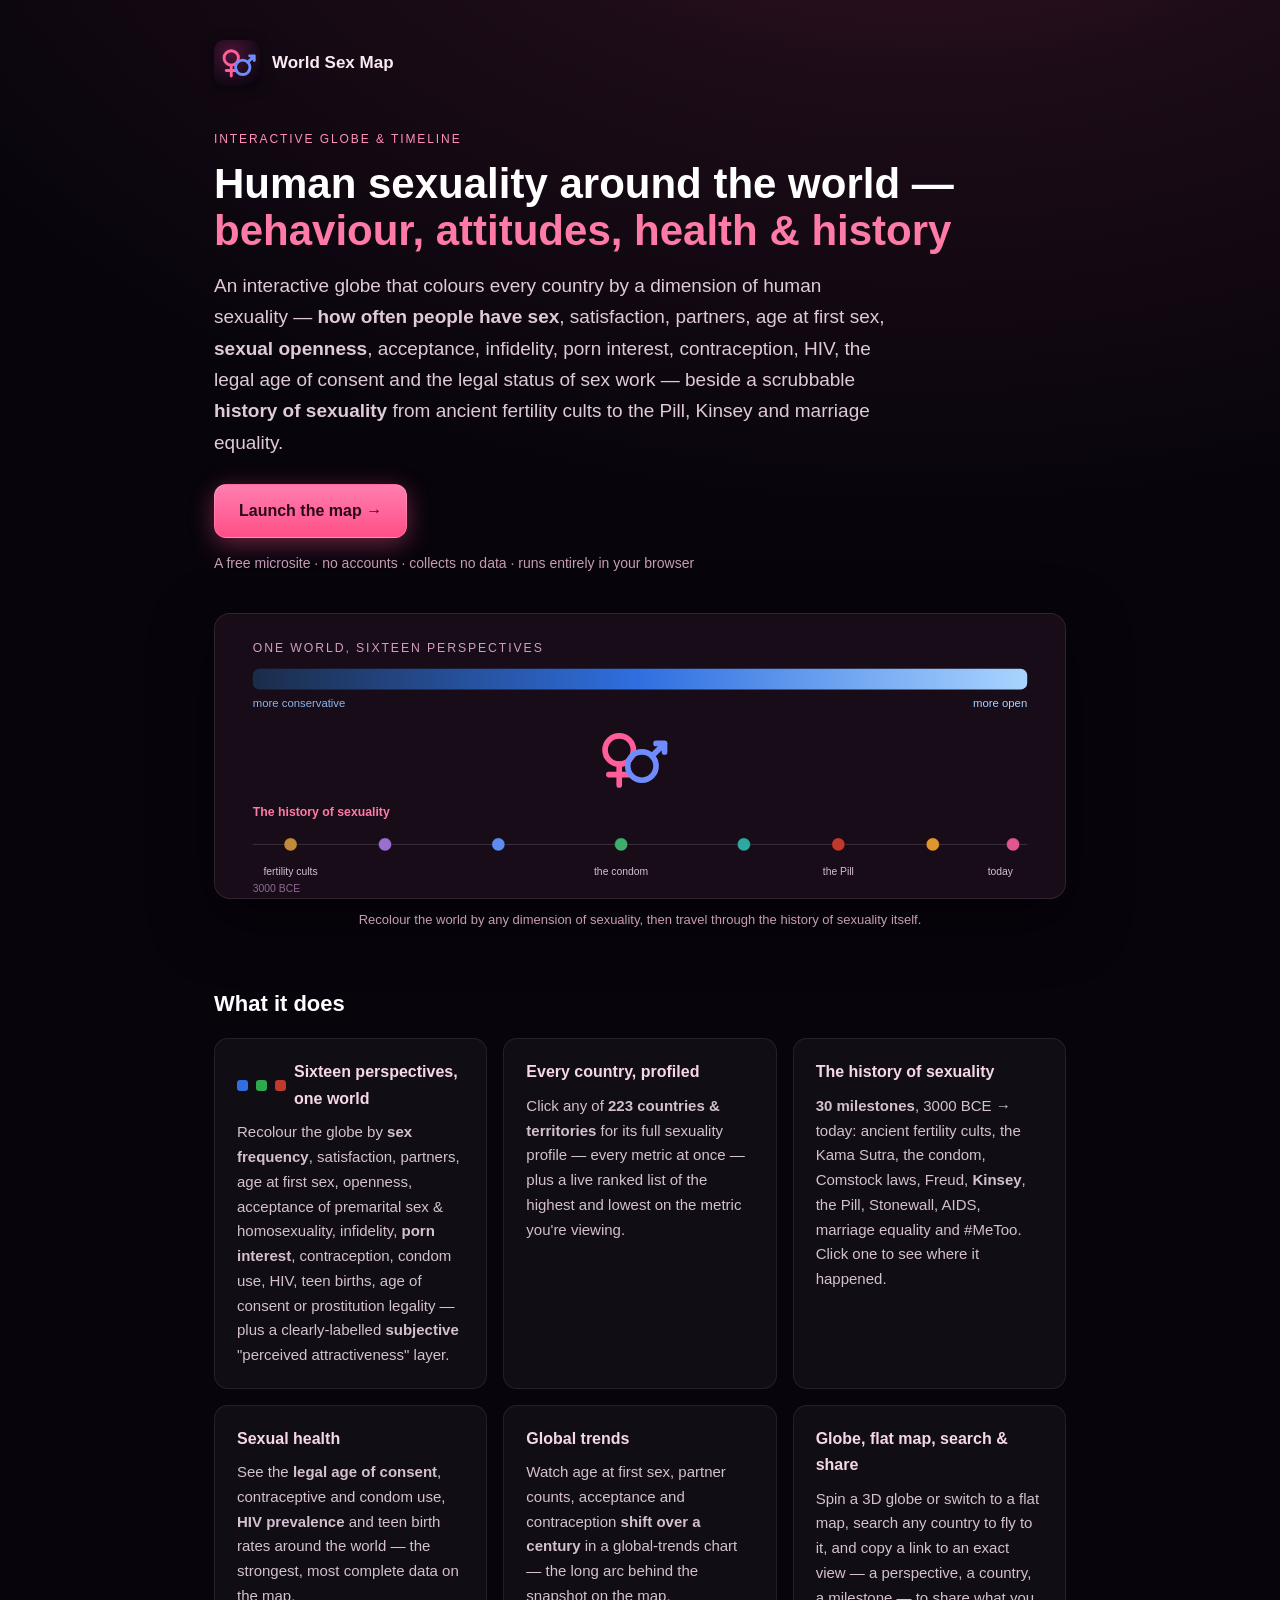
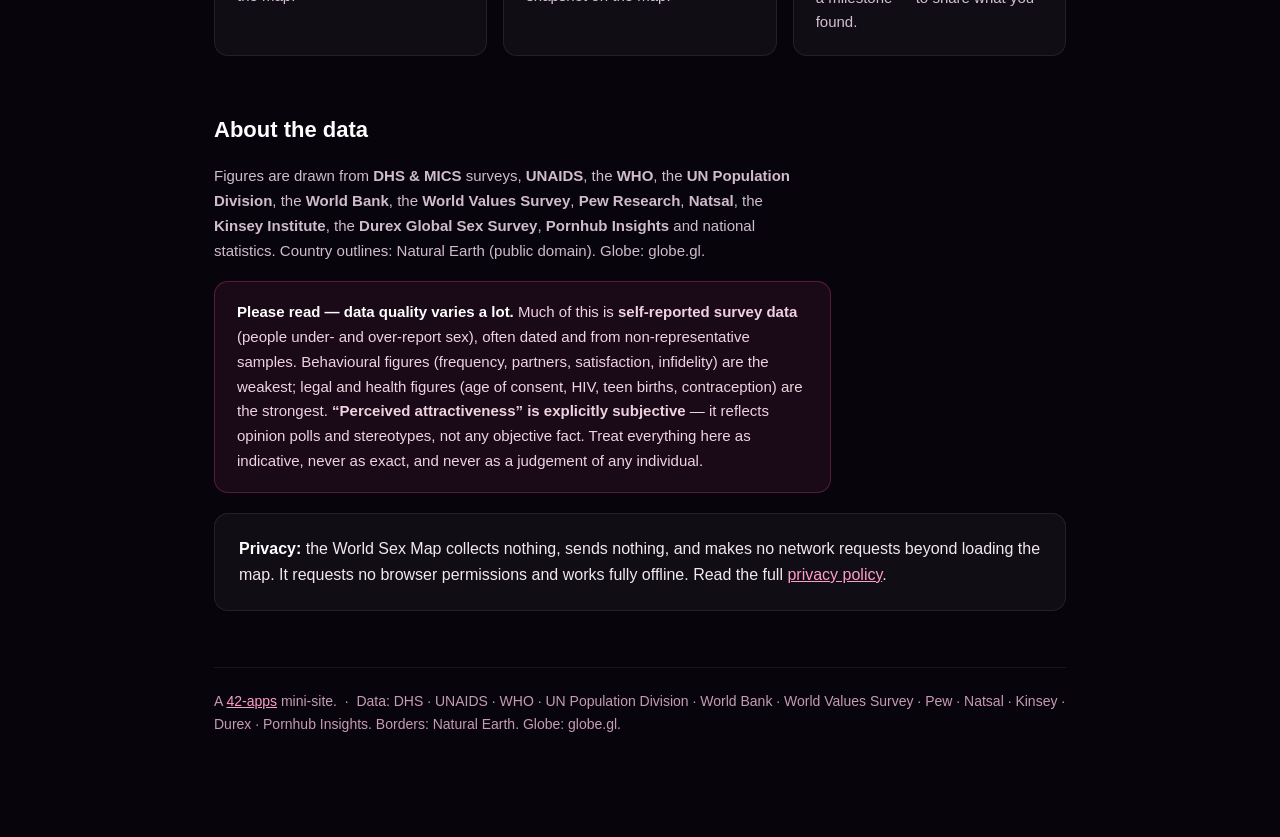
<file: index.html>
<!DOCTYPE html>
<html lang="en">
<head>
<meta charset="utf-8">
<meta name="viewport" content="width=device-width, initial-scale=1">
<title>World Sex Map — human sexuality around the world</title>
<meta name="description" content="An interactive globe that colours every country by a dimension of human sexuality — frequency, satisfaction, partners, openness, age of consent, HIV, porn interest and more — beside a scrubbable history of sexuality from ancient fertility cults to the Pill and marriage equality. Private, runs in your browser.">
<link rel="icon" href="assets/icon.png">
<meta property="og:title" content="World Sex Map">
<meta property="og:description" content="Human sexuality for every country on an interactive globe — plus the history of sexuality from antiquity to today.">
<meta property="og:type" content="website">
<style>
  :root { color-scheme: dark; }
  * { box-sizing: border-box; }
  body {
    margin: 0;
    font: 16px/1.65 -apple-system, BlinkMacSystemFont, "Segoe UI", Roboto, Helvetica, Arial, sans-serif;
    color: #f3e7ee;
    background: radial-gradient(1200px 820px at 72% -12%, #4a1230 0%, #1c0c18 46%, #07040c 100%);
    min-height: 100vh;
  }
  .wrap { max-width: 900px; margin: 0 auto; padding: 40px 24px 100px; }
  .top { display: flex; align-items: center; gap: 12px; margin: 0 0 44px; }
  .logo { width: 46px; height: 46px; filter: drop-shadow(0 2px 6px rgba(0,0,0,.5)); }
  .brandname { font-weight: 700; font-size: 17px; color: #fceaf2; }
  .eyebrow { letter-spacing: .16em; text-transform: uppercase; font-size: 12px; color: #ff8fbb; margin: 0 0 10px; }
  h1 { font-size: 42px; line-height: 1.12; margin: 0 0 16px; color: #fff; }
  h1 .gold { color: #ff7aa6; }
  .lede { font-size: 19px; color: #e0cad8; margin: 0 0 26px; max-width: 64ch; }
  a { color: #ff9ec6; }
  .ctas { display: flex; flex-wrap: wrap; gap: 12px; margin: 0 0 8px; align-items: center; }
  .cta {
    display: inline-flex; align-items: center; gap: 9px;
    background: linear-gradient(180deg, #ff7eb0, #ff4f87);
    color: #2a0a18; text-decoration: none; font-weight: 700;
    padding: 13px 24px; border-radius: 12px;
    border: 1px solid rgba(255,255,255,.16);
    box-shadow: 0 6px 24px rgba(255,79,135,.4);
  }
  .cta:hover { background: linear-gradient(180deg, #ff95c1, #ff6699); }
  .note { color: #c79bb4; font-size: 14px; margin: 14px 0 0; }
  .hero { width: 100%; border-radius: 16px; margin: 38px 0 8px; border: 1px solid rgba(255,255,255,.1); box-shadow: 0 20px 60px rgba(0,0,0,.5); display: block; background: #170c18; }
  .herocap { color: #c79bb4; font-size: 13px; text-align: center; margin: 10px 0 0; }
  h2 { font-size: 22px; margin: 56px 0 16px; color: #fff; }
  .grid { display: grid; grid-template-columns: repeat(auto-fit, minmax(250px, 1fr)); gap: 16px; }
  .card { background: rgba(255,255,255,.04); border: 1px solid rgba(255,255,255,.08); border-radius: 14px; padding: 20px 22px; }
  .card h3 { margin: 0 0 8px; font-size: 16px; color: #f6d7e6; display: flex; align-items: center; gap: 8px; }
  .card p { margin: 0; color: #d4c0d0; font-size: 15px; }
  .sw { width: 11px; height: 11px; border-radius: 3px; flex: none; }
  .data { color: #d0bccc; font-size: 15px; max-width: 72ch; }
  .caveat { margin-top: 18px; background: rgba(255,79,135,.08); border: 1px solid rgba(255,79,135,.28); border-radius: 14px; padding: 18px 22px; color: #f0d3e0; font-size: 15px; max-width: 74ch; }
  .caveat strong { color: #fff; }
  .privacy { margin-top: 20px; background: rgba(255,255,255,.04); border: 1px solid rgba(255,255,255,.08); border-radius: 14px; padding: 22px 24px; }
  .privacy strong { color: #fff; }
  footer { margin-top: 56px; padding-top: 22px; border-top: 1px solid rgba(255,255,255,.08); color: #c79bb4; font-size: 14px; }
  footer a { color: #ff9ec6; }
</style>
</head>
<body>
<div class="wrap">
  <header class="top">
    <img class="logo" src="assets/logo.svg" alt="">
    <span class="brandname">World Sex Map</span>
  </header>

  <p class="eyebrow">Interactive globe &amp; timeline</p>
  <h1>Human sexuality around the world — <span class="gold">behaviour, attitudes, health &amp; history</span></h1>
  <p class="lede">An interactive globe that colours every country by a dimension of human sexuality — <b>how often
  people have sex</b>, satisfaction, partners, age at first sex, <b>sexual openness</b>, acceptance, infidelity,
  porn interest, contraception, HIV, the legal age of consent and the legal status of sex work — beside a
  scrubbable <b>history of sexuality</b> from ancient fertility cults to the Pill, Kinsey and marriage equality.</p>

  <div class="ctas">
    <a class="cta" href="app/sex.html">Launch the map →</a>
  </div>
  <p class="note">A free microsite · no accounts · collects no data · runs entirely in your browser</p>

  <!-- hero: an openness ramp + Venus/Mars mark + history timeline -->
  <svg class="hero" viewBox="0 0 900 300" role="img" aria-label="A world coloured by sexual openness, above a timeline of the history of sexuality.">
    <rect width="900" height="300" rx="16" fill="#170c18"/>
    <text x="40" y="40" fill="#d09ec0" font-size="13" letter-spacing="2" style="text-transform:uppercase">One world, sixteen perspectives</text>
    <defs>
      <linearGradient id="ramp" x1="0" y1="0" x2="1" y2="0">
        <stop offset="0%" stop-color="#1b2c49"/><stop offset="50%" stop-color="#2f6fe0"/><stop offset="100%" stop-color="#a9d4ff"/>
      </linearGradient>
    </defs>
    <rect x="40" y="58" width="820" height="22" rx="7" fill="url(#ramp)"/>
    <text x="40" y="98" fill="#8fb4e8" font-size="12">more conservative</text>
    <text x="860" y="98" fill="#a9d4ff" font-size="12" text-anchor="end">more open</text>
    <!-- Venus / Mars mark -->
    <g transform="translate(430,150)" fill="none" stroke-width="6">
      <circle cx="-2" cy="-6" r="15" stroke="#ff5e9a"/>
      <path d="M-2 9 V31 M-13 20 H9" stroke="#ff5e9a" stroke-linecap="round"/>
      <circle cx="22" cy="11" r="15" stroke="#6f8cff"/>
      <path d="M33 0 L46 -13 M37 -13 H46 V-4" stroke="#6f8cff" stroke-linecap="round" stroke-linejoin="round"/>
    </g>
    <!-- history timeline -->
    <text x="40" y="214" fill="#ff7aa6" font-size="13" font-weight="600">The history of sexuality</text>
    <line x1="40" y1="244" x2="860" y2="244" stroke="rgba(255,255,255,.16)"/>
    <g stroke="rgba(8,6,16,.5)">
      <circle cx="80"  cy="244" r="7" fill="#c08a3a"/>
      <circle cx="180" cy="244" r="7" fill="#9b6fd0"/>
      <circle cx="300" cy="244" r="7" fill="#5e8bef"/>
      <circle cx="430" cy="244" r="7" fill="#3fae6a"/>
      <circle cx="560" cy="244" r="7" fill="#2fa8a0"/>
      <circle cx="660" cy="244" r="7" fill="#c0392b"/>
      <circle cx="760" cy="244" r="7" fill="#e0962f"/>
      <circle cx="845" cy="244" r="7" fill="#e0568f"/>
    </g>
    <text x="80"  y="276" fill="#d4c0d0" font-size="11" text-anchor="middle">fertility cults</text>
    <text x="430" y="276" fill="#d4c0d0" font-size="11" text-anchor="middle">the condom</text>
    <text x="660" y="276" fill="#d4c0d0" font-size="11" text-anchor="middle">the Pill</text>
    <text x="845" y="276" fill="#d4c0d0" font-size="11" text-anchor="end">today</text>
    <text x="40"  y="294" fill="#8c6b8f" font-size="11">3000 BCE</text>
  </svg>
  <p class="herocap">Recolour the world by any dimension of sexuality, then travel through the history of sexuality itself.</p>

  <h2>What it does</h2>
  <div class="grid">
    <div class="card"><h3><span class="sw" style="background:#2f6fe0"></span><span class="sw" style="background:#2fa84f"></span><span class="sw" style="background:#c0392b"></span>Sixteen perspectives, one world</h3><p>Recolour the globe by <b>sex frequency</b>, satisfaction, partners, age at first sex, openness, acceptance of premarital sex &amp; homosexuality, infidelity, <b>porn interest</b>, contraception, condom use, HIV, teen births, age of consent or prostitution legality — plus a clearly-labelled <b>subjective</b> "perceived attractiveness" layer.</p></div>
    <div class="card"><h3>Every country, profiled</h3><p>Click any of <b>223 countries &amp; territories</b> for its full sexuality profile — every metric at once — plus a live ranked list of the highest and lowest on the metric you're viewing.</p></div>
    <div class="card"><h3>The history of sexuality</h3><p><b>30 milestones</b>, 3000 BCE → today: ancient fertility cults, the Kama Sutra, the condom, Comstock laws, Freud, <b>Kinsey</b>, the Pill, Stonewall, AIDS, marriage equality and #MeToo. Click one to see where it happened.</p></div>
    <div class="card"><h3>Sexual health</h3><p>See the <b>legal age of consent</b>, contraceptive and condom use, <b>HIV prevalence</b> and teen birth rates around the world — the strongest, most complete data on the map.</p></div>
    <div class="card"><h3>Global trends</h3><p>Watch age at first sex, partner counts, acceptance and contraception <b>shift over a century</b> in a global-trends chart — the long arc behind the snapshot on the map.</p></div>
    <div class="card"><h3>Globe, flat map, search &amp; share</h3><p>Spin a 3D globe or switch to a flat map, search any country to fly to it, and copy a link to an exact view — a perspective, a country, a milestone — to share what you found.</p></div>
  </div>

  <h2>About the data</h2>
  <p class="data">Figures are drawn from <b>DHS &amp; MICS</b> surveys, <b>UNAIDS</b>, the <b>WHO</b>, the
  <b>UN Population Division</b>, the <b>World Bank</b>, the <b>World Values Survey</b>, <b>Pew Research</b>,
  <b>Natsal</b>, the <b>Kinsey Institute</b>, the <b>Durex Global Sex Survey</b>, <b>Pornhub Insights</b> and
  national statistics. Country outlines: Natural Earth (public domain). Globe: globe.gl.</p>

  <div class="caveat">
    <strong>Please read — data quality varies a lot.</strong> Much of this is <b>self-reported survey data</b>
    (people under- and over-report sex), often dated and from non-representative samples. Behavioural figures
    (frequency, partners, satisfaction, infidelity) are the weakest; legal and health figures (age of consent,
    HIV, teen births, contraception) are the strongest. <b>“Perceived attractiveness” is explicitly subjective</b>
    — it reflects opinion polls and stereotypes, not any objective fact. Treat everything here as indicative,
    never as exact, and never as a judgement of any individual.
  </div>

  <div class="privacy">
    <strong>Privacy:</strong> the World Sex Map collects nothing, sends nothing, and makes no network requests
    beyond loading the map. It requests no browser permissions and works fully offline. Read the full
    <a href="privacy.html">privacy policy</a>.
  </div>

  <footer>
    A <a href="https://42-apps.github.io/">42-apps</a> mini-site. &nbsp;·&nbsp; Data: DHS · UNAIDS · WHO ·
    UN Population Division · World Bank · World Values Survey · Pew · Natsal · Kinsey · Durex · Pornhub Insights.
    Borders: Natural Earth. Globe: globe.gl.
  </footer>
</div>
</body>
</html>
</file>
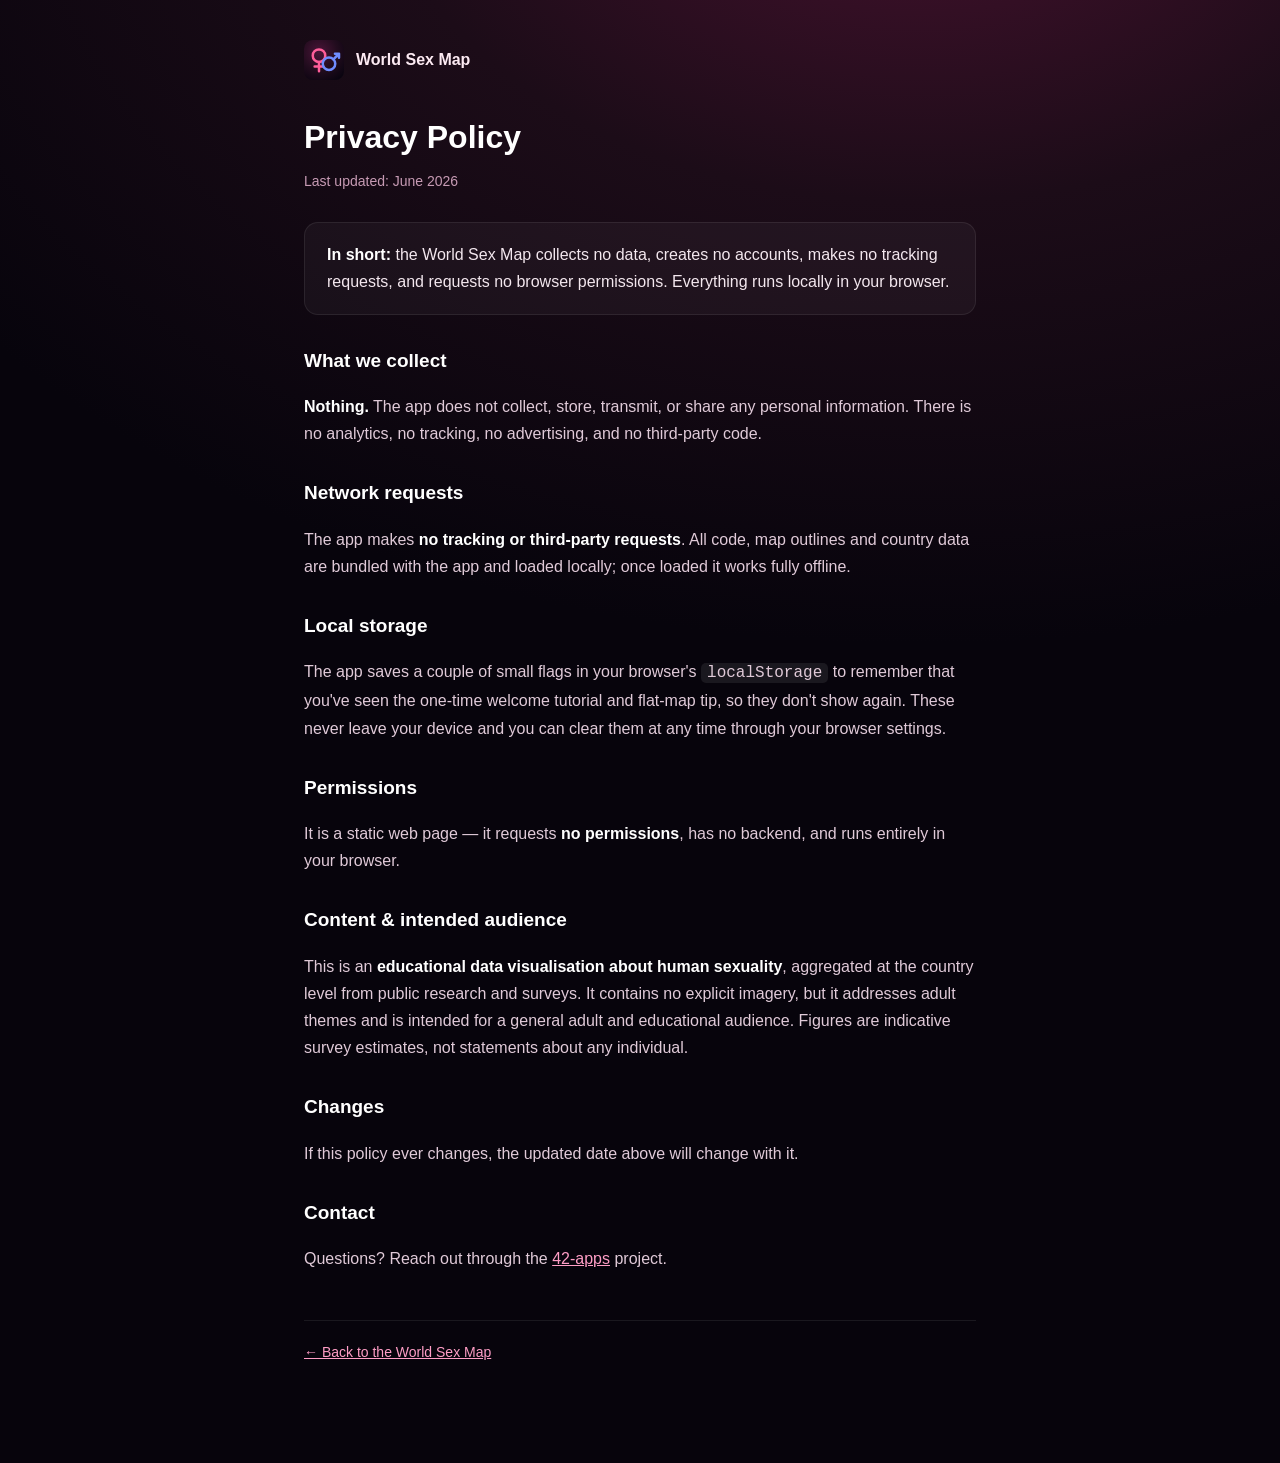
<file: privacy.html>
<!DOCTYPE html>
<html lang="en">
<head>
<meta charset="utf-8">
<meta name="viewport" content="width=device-width, initial-scale=1">
<title>Privacy Policy — World Sex Map</title>
<link rel="icon" href="assets/icon.png">
<style>
  :root { color-scheme: dark; }
  * { box-sizing: border-box; }
  body { margin: 0; font: 16px/1.7 -apple-system, BlinkMacSystemFont, "Segoe UI", Roboto, Helvetica, Arial, sans-serif;
    color: #f3e7ee; background: radial-gradient(1200px 820px at 72% -12%, #4a1230 0%, #1c0c18 46%, #07040c 100%); min-height: 100vh; }
  .wrap { max-width: 720px; margin: 0 auto; padding: 40px 24px 100px; }
  .top { display: flex; align-items: center; gap: 12px; margin: 0 0 30px; }
  .logo { width: 40px; height: 40px; }
  .brandname { font-weight: 700; font-size: 16px; color: #fceaf2; }
  h1 { font-size: 32px; margin: 0 0 6px; color: #fff; }
  .updated { color: #c79bb4; font-size: 14px; margin: 0 0 28px; }
  h2 { font-size: 19px; margin: 30px 0 10px; color: #fff; }
  p, li { color: #e0cad8; }
  a { color: #ff9ec6; }
  strong { color: #fff; }
  code { background: rgba(255,255,255,.08); padding: 1px 6px; border-radius: 5px; }
  .box { background: rgba(255,255,255,.04); border: 1px solid rgba(255,255,255,.08); border-radius: 14px; padding: 18px 22px; margin: 18px 0; }
  footer { margin-top: 48px; padding-top: 20px; border-top: 1px solid rgba(255,255,255,.08); color: #c79bb4; font-size: 14px; }
  footer a { color: #ff9ec6; }
</style>
</head>
<body>
<div class="wrap">
  <header class="top">
    <img class="logo" src="assets/logo.svg" alt="">
    <span class="brandname">World Sex Map</span>
  </header>

  <h1>Privacy Policy</h1>
  <p class="updated">Last updated: June 2026</p>

  <div class="box">
    <strong>In short:</strong> the World Sex Map collects no data, creates no accounts, makes no tracking requests, and
    requests no browser permissions. Everything runs locally in your browser.
  </div>

  <h2>What we collect</h2>
  <p><strong>Nothing.</strong> The app does not collect, store, transmit, or share any personal information.
  There is no analytics, no tracking, no advertising, and no third-party code.</p>

  <h2>Network requests</h2>
  <p>The app makes <strong>no tracking or third-party requests</strong>. All code, map outlines and country data are
  bundled with the app and loaded locally; once loaded it works fully offline.</p>

  <h2>Local storage</h2>
  <p>The app saves a couple of small flags in your browser's <code>localStorage</code> to remember that you've seen
  the one-time welcome tutorial and flat-map tip, so they don't show again. These never leave your device and you
  can clear them at any time through your browser settings.</p>

  <h2>Permissions</h2>
  <p>It is a static web page — it requests <strong>no permissions</strong>, has no backend, and runs entirely in
  your browser.</p>

  <h2>Content &amp; intended audience</h2>
  <p>This is an <strong>educational data visualisation about human sexuality</strong>, aggregated at the country level
  from public research and surveys. It contains no explicit imagery, but it addresses adult themes and is intended
  for a general adult and educational audience. Figures are indicative survey estimates, not statements about any
  individual.</p>

  <h2>Changes</h2>
  <p>If this policy ever changes, the updated date above will change with it.</p>

  <h2>Contact</h2>
  <p>Questions? Reach out through the <a href="https://github.com/42-apps">42-apps</a> project.</p>

  <footer>
    <a href="index.html">← Back to the World Sex Map</a>
  </footer>
</div>
</body>
</html>
</file>
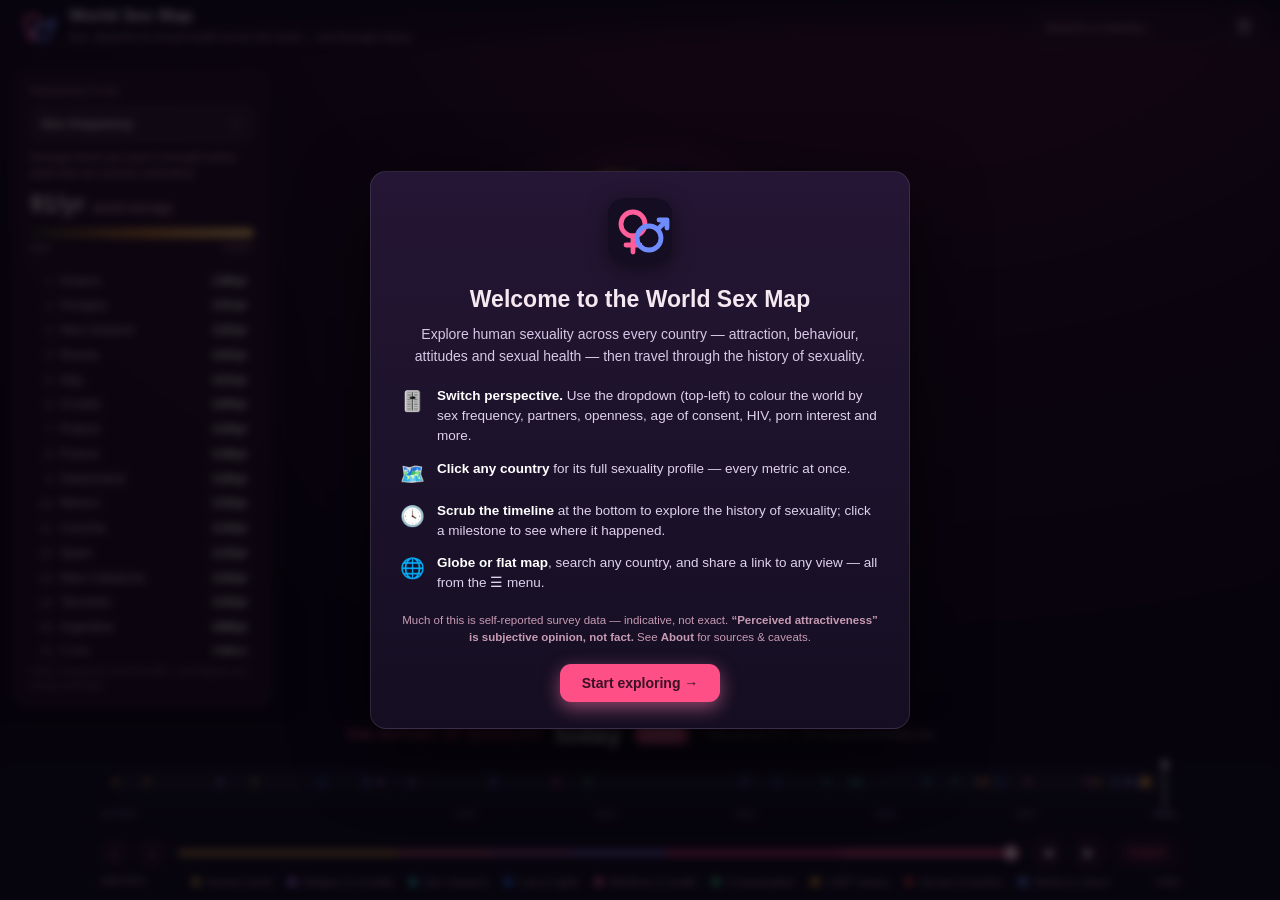
<file: app/sex.html>
<!DOCTYPE html>
<html lang="en">
<head>
<meta charset="utf-8">
<meta name="viewport" content="width=device-width, initial-scale=1">
<title>World Sex Map — human sexuality around the world</title>
<link rel="stylesheet" href="sex.css?v=1">
</head>
<body>
  <!-- ===== Header ===== -->
  <header id="topbar">
    <div class="brand">
      <svg class="logo" viewBox="0 0 32 32" aria-hidden="true">
        <circle cx="12.5" cy="13" r="6" fill="none" stroke="#ff5e9a" stroke-width="2.4"/>
        <path d="M12.5 19 V27 M9 23.5 H16" fill="none" stroke="#ff5e9a" stroke-width="2.4" stroke-linecap="round"/>
        <circle cx="20.5" cy="20" r="6" fill="none" stroke="#6f8cff" stroke-width="2.4"/>
        <path d="M24.7 15.8 L29.5 11 M25.5 11 H29.5 V15" fill="none" stroke="#6f8cff" stroke-width="2.4" stroke-linecap="round" stroke-linejoin="round"/>
      </svg>
      <div class="brand-txt">
        <span class="brand-name">World Sex Map</span>
        <span class="brand-sub">Sex, attraction &amp; sexual health across the world — and through history</span>
      </div>
    </div>
    <div class="tools">
      <div id="searchWrap">
        <input id="search" type="text" placeholder="Search a country…" autocomplete="off" spellcheck="false" aria-label="Search a country">
        <div id="searchResults" class="hidden"></div>
      </div>
      <button id="menuBtn" title="Menu" aria-label="Menu">☰</button>
      <div id="menu" class="hidden">
        <button class="mi" id="miView"><span class="mi-ic">🗺</span><span class="mi-tx">Flat map</span></button>
        <button class="mi" id="miShare"><span class="mi-ic">🔗</span><span class="mi-tx">Share this view</span></button>
        <div class="mi-sep"></div>
        <button class="mi mi-globe" id="miSpin"><span class="mi-ic">⟳</span><span class="mi-tx">Auto-rotate</span><span class="mi-state">On</span></button>
        <button class="mi" id="miReset"><span class="mi-ic">⤢</span><span class="mi-tx">Reset view</span></button>
        <button class="mi" id="miFull"><span class="mi-ic">⛶</span><span class="mi-tx">Fullscreen</span></button>
        <div class="mi-sep"></div>
        <button class="mi" id="miTrend"><span class="mi-ic">📈</span><span class="mi-tx">Global trends over time</span></button>
        <button class="mi" id="miHelp"><span class="mi-ic">?</span><span class="mi-tx">How to use</span></button>
        <button class="mi" id="miAbout"><span class="mi-ic">ℹ</span><span class="mi-tx">About &amp; sources</span></button>
      </div>
    </div>
  </header>

  <!-- ===== Map ===== -->
  <div id="globeViz"></div>
  <svg id="flatViz" class="hidden" preserveAspectRatio="xMidYMid meet" xmlns="http://www.w3.org/2000/svg"></svg>
  <div id="tooltip" class="hidden"></div>
  <div id="toast" class="hidden"></div>

  <!-- ===== Left: perspective + legend + ranking ===== -->
  <div id="legendBox">
    <div class="gb-cap">Perspective</div>
    <select id="perspective" aria-label="Choose a sexuality perspective"></select>
    <div class="persp-desc" id="perspDesc">—</div>
    <div class="gb-stat"><span id="gbStat">—</span> <small id="gbStatLabel">world average</small></div>
    <div class="legend" id="legend"></div>
    <div class="gb-rows" id="gbRows"></div>
    <div class="gb-note">Click a country for its full profile &middot; most figures are survey estimates</div>
  </div>

  <!-- ===== Right: country detail ===== -->
  <div id="detailCard" class="hidden">
    <button class="card-close" id="detailClose" title="Close">×</button>
    <div class="detail-head"><span id="detailFlag" class="detail-flag">🏳️</span>
      <div><div id="detailName" class="detail-name">—</div><div id="detailSub" class="detail-sub"></div></div>
    </div>
    <div id="detailMetrics"></div>
    <div id="detailNote" class="detail-note"></div>
  </div>

  <!-- ===== Right: history event ===== -->
  <div id="eventCard" class="hidden">
    <button class="card-close" id="eventClose" title="Close">×</button>
    <div class="ev-top">
      <div class="ev-cat"><span class="ev-cat-dot" id="evCatDot"></span><span id="evCat">—</span></div>
      <div class="ev-title" id="evTitle">—</div>
      <div class="ev-meta" id="evMeta">—</div>
      <p class="ev-blurb" id="evBlurb">—</p>
    </div>
    <div class="ev-src" id="evSrcWrap">
      <div class="ev-src-cap">Sources</div>
      <div id="evSrc"></div>
    </div>
  </div>

  <!-- ===== Bottom: history-of-sexuality timeline ===== -->
  <div id="timebar">
    <div class="tl-readhead">
      <span class="tl-title">The history of sexuality</span>
      <span id="eraLabel" class="era-label">today</span>
      <span id="eraBadge" class="era-badge era-contemporary">contemporary</span>
      <span id="eraStat" class="tt-sub"></span>
    </div>
    <svg id="tlChart" viewBox="0 0 1000 74" preserveAspectRatio="none"></svg>
    <div class="slider-row">
      <button id="prevEra" class="step" title="Back (←)">‹</button>
      <button id="nextEra" class="step" title="Forward (→)">›</button>
      <input id="timeSlider" type="range" min="0" max="15" value="15" step="1" aria-label="Time">
      <button id="playRevBtn" class="play" title="Play backward">◀</button>
      <button id="playBtn" class="play" title="Play forward">▶</button>
      <button id="nowBtn" class="nowbtn" title="Jump to today">today</button>
    </div>
    <div class="time-ends"><span>3000 BCE</span><span id="tlKey" class="tl-trackkey"></span><span>today</span></div>
  </div>

  <!-- ===== About ===== -->
  <div id="aboutOverlay" class="hidden">
    <div class="about-box">
      <button id="aboutClose" class="about-close" title="Close">×</button>
      <h2>World Sex Map</h2>
      <p>An interactive atlas of human sexuality around the world — and a timeline of sexuality through history.
      Colour the globe by any <b>perspective</b>: how often people have sex, satisfaction, number of partners,
      age at first sex, sexual openness, acceptance of premarital sex and of homosexuality, infidelity, porn
      interest, contraception, condom use, HIV, teen births, the legal age of consent, or the legal status of
      sex work. Click any country for its full profile.</p>
      <p>Below, scrub the <b>history of sexuality</b> — from ancient fertility cults and the Kama Sutra to the
      condom, the Pill, Kinsey, the sexual revolution, AIDS and marriage equality — and see where each milestone
      happened.</p>
      <p class="about-cav"><b>Please read — data quality varies a lot.</b> Much of this is <b>self-reported
      survey data</b> (people under- and over-report sex), often dated and from non-representative samples.
      Behavioural figures (frequency, partners, satisfaction, infidelity) are the weakest; legal and health
      figures (age of consent, HIV, teen births, contraception) are the strongest. <b>“Perceived
      attractiveness” is explicitly subjective</b> — it reflects opinion polls and stereotypes, not any
      objective fact. Treat everything here as indicative, never as exact and never as a judgement of any
      individual.</p>
      <p class="about-src">Sources: DHS &amp; MICS · UNAIDS · WHO · UN Population Division · World Bank ·
      World Values Survey · Pew Research · Natsal · Kinsey Institute · Durex Global Sex Survey ·
      Pornhub Insights · AgeOfConsent.net. Borders: Natural Earth. Globe: globe.gl.</p>
    </div>
  </div>

  <!-- ===== First-run tutorial ===== -->
  <div id="tutorial" class="hidden">
    <div class="tut-box">
      <svg class="tut-logo" viewBox="0 0 32 32" aria-hidden="true" style="background:#150e22">
        <circle cx="12.5" cy="13" r="6" fill="none" stroke="#ff5e9a" stroke-width="2.4"/>
        <path d="M12.5 19 V27 M9 23.5 H16" fill="none" stroke="#ff5e9a" stroke-width="2.4" stroke-linecap="round"/>
        <circle cx="20.5" cy="20" r="6" fill="none" stroke="#6f8cff" stroke-width="2.4"/>
        <path d="M24.7 15.8 L29.5 11 M25.5 11 H29.5 V15" fill="none" stroke="#6f8cff" stroke-width="2.4" stroke-linecap="round" stroke-linejoin="round"/>
      </svg>
      <h2>Welcome to the World Sex Map</h2>
      <p class="tut-lead">Explore human sexuality across every country — attraction, behaviour, attitudes and sexual health — then travel through the history of sexuality.</p>
      <div class="tut-steps">
        <div class="tut-step"><span class="tut-ic">🎚️</span><div><b>Switch perspective.</b> Use the dropdown (top-left) to colour the world by sex frequency, partners, openness, age of consent, HIV, porn interest and more.</div></div>
        <div class="tut-step"><span class="tut-ic">🗺️</span><div><b>Click any country</b> for its full sexuality profile — every metric at once.</div></div>
        <div class="tut-step"><span class="tut-ic">🕓</span><div><b>Scrub the timeline</b> at the bottom to explore the history of sexuality; click a milestone to see where it happened.</div></div>
        <div class="tut-step"><span class="tut-ic">🌐</span><div><b>Globe or flat map</b>, search any country, and share a link to any view — all from the ☰ menu.</div></div>
      </div>
      <p class="tut-cav">Much of this is self-reported survey data — indicative, not exact. <b>“Perceived attractiveness” is subjective opinion, not fact.</b> See <b>About</b> for sources &amp; caveats.</p>
      <button id="tutStart" class="tut-btn">Start exploring →</button>
    </div>
  </div>

  <!-- ===== Flat-map tip ===== -->
  <div id="flatTip" class="hidden">
    <div class="tut-box">
      <h2>🗺️ The flat map</h2>
      <p class="tut-lead">The same data as the globe — every country coloured by the chosen perspective — on a flat map.</p>
      <div class="tut-steps">
        <div class="tut-step"><span class="tut-ic">🔍</span><div><b>Zoom &amp; pan.</b> Scroll to zoom, drag to move; recentre via ☰ → <b>Reset view</b>.</div></div>
        <div class="tut-step"><span class="tut-ic">👆</span><div><b>Hover</b> for the value; <b>click</b> a country for its full profile, or a <b>pin</b> for a history milestone.</div></div>
      </div>
      <button id="ftStart" class="tut-btn">Got it</button>
    </div>
  </div>

  <!-- ===== Global trends overlay ===== -->
  <div id="trendOverlay" class="hidden">
    <div class="trend-box">
      <button id="trendClose" class="about-close" title="Close">×</button>
      <h2>Global trends over time</h2>
      <p class="trend-sub">How sexuality has shifted worldwide over the last century.</p>
      <div id="wtChart"></div>
      <div id="wtLegend" class="wt-legend"></div>
      <p class="wt-cav">Global / representative-developed-world averages; illustrative. Age at first sex has fallen, while reported partner counts, contraceptive use and acceptance of premarital sex have risen.</p>
    </div>
  </div>

  <script src="lib/globe.gl.min.js"></script>
  <script src="lib/polygon-clipping.js"></script>
  <script src="data/history.js?v=1"></script>
  <script src="data/sex-data.js?v=2"></script>
  <script src="sex.js?v=1"></script>
</body>
</html>
</file>
<file: app/sex.css>
/* World Sex Map — full-tab globe + perspectives + history timeline */
:root{
  --bg:#100912; --panel:rgba(40,16,32,.82); --line:rgba(255,255,255,.10);
  --txt:#f6e8f0; --muted:#c79bb4; --accent:#ff4f87;
  --e-ancient:#c08a3a; --e-classical:#c0566f; --e-medieval:#9a4f8a;
  --e-earlymodern:#6a5ab0; --e-modern:#d0366f; --e-contemporary:#ff4f87;
}
*{box-sizing:border-box}
html,body{margin:0;height:100%}
body{
  background:radial-gradient(1200px 820px at 70% -10%,#4a1230 0%,#220c1e 45%,#0a0410 100%);
  color:var(--txt); font:14px/1.5 -apple-system,BlinkMacSystemFont,"Segoe UI",Roboto,Helvetica,Arial,sans-serif;
  overflow:hidden; user-select:none;
}
.hidden{display:none !important}

/* ---- header ---- */
#topbar{position:fixed; top:0; left:0; right:0; height:54px; z-index:30; display:flex; align-items:center; justify-content:space-between; padding:0 16px;
  background:linear-gradient(180deg,rgba(12,10,22,.92),rgba(12,10,22,0))}
.brand{display:flex; align-items:center; gap:11px}
.logo{width:42px; height:42px; filter:drop-shadow(0 2px 6px rgba(0,0,0,.55))}
.brand-name{font-weight:700; font-size:17px; letter-spacing:.2px; display:block; line-height:1.1}
.brand-sub{font-size:11px; color:var(--muted)}
.tools{position:relative; display:flex; align-items:center; gap:8px}
#searchWrap{position:relative}
#search{width:184px; height:38px; padding:0 12px; border-radius:10px; font-size:13px; background:var(--panel); color:var(--txt); border:1px solid var(--line); outline:none}
#search::placeholder{color:var(--muted)}
#search:focus{border-color:var(--accent); background:rgba(40,26,52,.92); width:208px}
#searchResults{position:absolute; top:44px; right:0; width:248px; max-height:320px; overflow:auto; padding:5px; z-index:50;
  background:var(--panel); border:1px solid var(--line); border-radius:11px; backdrop-filter:blur(10px); box-shadow:0 14px 40px rgba(0,0,0,.5)}
.sr-item{display:flex; align-items:center; gap:9px; padding:8px 10px; border-radius:7px; font-size:13px; cursor:pointer}
.sr-item:hover,.sr-item.sel{background:rgba(255,255,255,.1)}
.sr-flag{font-size:15px; flex:none}
.sr-none{padding:9px 10px; color:var(--muted); font-size:12.5px}
#menuBtn{width:40px; height:40px; flex:none; border-radius:10px; cursor:pointer; font-size:18px; line-height:1; background:var(--panel); color:var(--txt); border:1px solid var(--line)}
#menuBtn:hover{background:rgba(60,40,80,.85)}
#menu{position:absolute; top:48px; right:0; width:230px; padding:6px; border-radius:13px; z-index:50; background:var(--panel); border:1px solid var(--line); backdrop-filter:blur(10px); box-shadow:0 16px 44px rgba(0,0,0,.55); display:flex; flex-direction:column; gap:2px}
.mi{display:flex; align-items:center; gap:10px; width:100%; padding:9px 11px; border:none; border-radius:8px; background:transparent; color:var(--txt); font:inherit; font-size:13px; cursor:pointer; text-align:left}
.mi:hover{background:rgba(255,255,255,.09)}
.mi.on .mi-tx{color:var(--accent)}
.mi-ic{width:18px; text-align:center; font-size:14px; flex:none}
.mi-tx{flex:1}
.mi-state{font-size:11px; color:var(--muted); font-weight:600}
.mi-sep{height:1px; background:var(--line); margin:4px 6px}

#toast{position:fixed; left:50%; bottom:170px; transform:translateX(-50%); z-index:60; padding:10px 16px; border-radius:10px; font-size:13px; font-weight:600;
  background:rgba(26,18,38,.97); color:#f5eafb; border:1px solid var(--line); box-shadow:0 10px 30px rgba(0,0,0,.5)}

/* ---- map ---- */
#globeViz{position:fixed; inset:54px 0 188px 0}
#flatViz{position:fixed; inset:54px 0 188px 0; z-index:1; cursor:grab}
.flat-ocean{fill:rgba(28,18,44,.45)}
.flat-cell{pointer-events:none}
.flat-hit{fill:transparent; pointer-events:all; stroke:rgba(8,6,16,.55); stroke-width:0.7; cursor:pointer}
.flat-hit:hover{stroke:#fff; stroke-width:1.4}
.flat-hit.sel{stroke:#fff; stroke-width:2.2}
.flat-pin{cursor:pointer}

/* ---- tooltip ---- */
#tooltip{position:absolute; z-index:40; pointer-events:none; transform:translate(14px,14px); min-width:170px; max-width:250px; padding:9px 11px; border-radius:11px;
  background:var(--panel); backdrop-filter:blur(7px); border:1px solid var(--line); box-shadow:0 8px 28px rgba(0,0,0,.45)}
.tt-head{display:flex; align-items:center; gap:7px; margin-bottom:6px}
.tt-flag{font-size:15px}
.tt-name{font-weight:600; flex:1; white-space:nowrap; overflow:hidden; text-overflow:ellipsis}
.tt-val{font-size:13px; margin-bottom:3px}
.tt-val b{font-size:16px; font-variant-numeric:tabular-nums}
.tt-sub{font-size:11.5px; color:var(--muted)}
.tt-nd{color:var(--muted); font-size:12px; font-style:italic}

/* ---- left panel: perspective + legend + ranked list ---- */
#legendBox{position:fixed; left:14px; top:70px; z-index:25; width:256px; padding:13px 15px; border-radius:14px; background:var(--panel);
  border:1px solid var(--line); backdrop-filter:blur(8px); box-shadow:0 10px 34px rgba(0,0,0,.45); display:flex; flex-direction:column; max-height:calc(100vh - 264px); overflow:hidden}
.gb-cap{font-size:10.5px; letter-spacing:.14em; text-transform:uppercase; color:var(--muted); margin-bottom:6px}
#perspective{width:100%; height:36px; padding:0 10px; border-radius:9px; font:inherit; font-size:13.5px; font-weight:600; color:var(--txt);
  background:rgba(255,255,255,.06); border:1px solid var(--line); outline:none; cursor:pointer; -webkit-appearance:none; appearance:none;
  background-image:url("data:image/svg+xml;utf8,<svg xmlns='http://www.w3.org/2000/svg' width='12' height='12' viewBox='0 0 12 12'><path d='M3 4.5l3 3 3-3' stroke='%23b09ec0' stroke-width='1.5' fill='none'/></svg>"); background-repeat:no-repeat; background-position:right 11px center}
#perspective option{background:#1a1226; color:var(--txt)}
.persp-desc{font-size:11.5px; color:var(--muted); margin:7px 0 10px; line-height:1.45}
.gb-stat{font-size:23px; font-weight:800; letter-spacing:.3px; font-variant-numeric:tabular-nums; line-height:1.1}
.gb-stat small{font-size:12px; font-weight:600; color:var(--muted); letter-spacing:0}
.legend{margin:11px 0 4px}
.ramp-bar{height:10px; border-radius:5px; box-shadow:inset 0 0 0 1px rgba(0,0,0,.3)}
.ramp-ends{display:flex; justify-content:space-between; font-size:9.5px; color:var(--muted); margin-top:3px; font-variant-numeric:tabular-nums}
.cat-legend{display:flex; flex-direction:column; gap:5px}
.cat-row{display:flex; align-items:center; gap:8px; font-size:12px; color:#dcd0e8}
.cat-sw{width:12px; height:12px; border-radius:3px; flex:none; box-shadow:0 0 0 1px rgba(0,0,0,.3)}
.gb-rows{flex:1 1 auto; min-height:60px; overflow-y:auto; overscroll-behavior:contain; margin:9px 0 2px}
.gb-rows::-webkit-scrollbar{width:7px}
.gb-rows::-webkit-scrollbar-thumb{background:rgba(255,255,255,.16); border-radius:4px}
.gb-row{display:flex; align-items:center; gap:8px; font-size:12.5px; padding:3px 6px; border-radius:6px; cursor:pointer}
.gb-row:hover{background:rgba(255,255,255,.07)}
.gb-rank{width:16px; color:var(--muted); font-size:11px; flex:none; text-align:right}
.gb-sw{width:9px; height:9px; border-radius:2px; flex:none}
.gb-l{flex:1; color:#dcd0e8; white-space:nowrap; overflow:hidden; text-overflow:ellipsis}
.gb-v{color:#fff; font-variant-numeric:tabular-nums; font-weight:600}
.gb-note{margin-top:8px; font-size:9.5px; color:#8a7ca0; letter-spacing:.02em}
#legendBox > *:not(.gb-rows){flex:0 0 auto}

/* ---- country detail card (right) ---- */
#detailCard{position:fixed; right:14px; top:70px; z-index:35; width:296px; padding:16px 16px 14px; border-radius:14px; background:var(--panel);
  border:1px solid var(--line); backdrop-filter:blur(9px); box-shadow:0 12px 40px rgba(0,0,0,.5); max-height:calc(100vh - 210px); overflow:auto}
.card-close{position:absolute; top:8px; right:9px; width:24px; height:24px; border:none; border-radius:7px; background:transparent; color:var(--muted); font-size:18px; cursor:pointer}
.card-close:hover{background:rgba(255,255,255,.08); color:#fff}
.detail-head{display:flex; align-items:center; gap:11px; margin-bottom:13px}
.detail-flag{font-size:26px}
.detail-name{font-weight:700; font-size:16px}
.detail-sub{font-size:11.5px; color:var(--muted)}
.mrow{display:flex; align-items:center; gap:9px; padding:6px 4px; border-top:1px solid rgba(255,255,255,.06); font-size:12.5px}
.mrow:first-child{border-top:none}
.mrow .m-sw{width:9px; height:9px; border-radius:50%; flex:none}
.mrow .m-l{flex:1; color:#cfc2e0}
.mrow .m-v{color:#fff; font-weight:700; font-variant-numeric:tabular-nums}
.mrow.active{background:rgba(255,255,255,.06); border-radius:6px}
.mrow.active .m-l{color:#fff}
.detail-note{margin-top:11px; padding-top:10px; border-top:1px solid var(--line); font-size:11px; line-height:1.55; color:#c2b3d6}

/* ---- history event card (right) ---- */
#eventCard{position:fixed; right:14px; top:70px; z-index:36; width:320px; border-radius:14px; background:var(--panel);
  border:1px solid var(--line); backdrop-filter:blur(9px); box-shadow:0 12px 44px rgba(0,0,0,.55); max-height:calc(100vh - 210px); overflow:auto}
.ev-top{padding:16px 16px 14px}
.ev-cat{display:inline-flex; align-items:center; gap:6px; font-size:10.5px; letter-spacing:.06em; text-transform:uppercase; color:var(--muted); margin-bottom:7px}
.ev-cat .ev-cat-dot{width:9px; height:9px; border-radius:50%; flex:none}
.ev-title{font-weight:800; font-size:18px; line-height:1.2; padding-right:22px}
.ev-meta{font-size:12px; color:var(--muted); margin-top:4px}
.ev-blurb{font-size:13.5px; line-height:1.6; color:#e2d6ee; margin:12px 0 0}
.ev-src{margin-top:13px; padding-top:11px; border-top:1px solid var(--line)}
.ev-src-cap{font-size:10px; letter-spacing:.1em; text-transform:uppercase; color:var(--muted); margin-bottom:6px}
.ev-tag{display:inline-block; font-size:10.5px; color:#cfc2e0; background:rgba(255,255,255,.07); border:1px solid var(--line); border-radius:20px; padding:3px 9px; margin:0 5px 5px 0}

/* ====================== history timeline (bottom) ====================== */
#timebar{position:fixed; left:0; right:0; bottom:0; z-index:30; padding:8px 0 10px;
  background:linear-gradient(0deg,rgba(12,10,22,.97) 60%,rgba(12,10,22,0)); display:flex; flex-direction:column; align-items:center; gap:5px}
.tl-readhead{display:flex; align-items:center; gap:12px; justify-content:center; flex-wrap:wrap}
.tl-title{font-size:13px; font-weight:700; letter-spacing:.04em; color:var(--accent); text-transform:uppercase}
.era-label{font-size:24px; font-weight:800; letter-spacing:.5px; font-variant-numeric:tabular-nums}
.era-badge{font-size:10px; letter-spacing:.12em; text-transform:uppercase; padding:2px 8px; border-radius:20px; color:#fff}
.era-ancient{background:var(--e-ancient)} .era-classical{background:var(--e-classical)} .era-medieval{background:var(--e-medieval)}
.era-earlymodern{background:var(--e-earlymodern)} .era-modern{background:var(--e-modern)} .era-contemporary{background:var(--e-contemporary)}
#tlChart{width:min(1080px,94vw); height:74px; cursor:pointer; touch-action:none}
#tlChart text{font-family:inherit}
.tl-axis{stroke:rgba(255,255,255,.16)}
.tl-tick{fill:#9b8ab0; font-size:9px}
.tl-dot{cursor:pointer; transition:r .1s}
.tl-dot:hover{stroke:#fff; stroke-width:2}
.tl-dot.sel{stroke:#fff; stroke-width:2.5}
.tl-playhead{stroke:#fff; stroke-width:1.5; opacity:.9}
.tl-playhead-grip{fill:#fff}
.tl-trackkey{display:flex; gap:12px 14px; flex-wrap:wrap; justify-content:center; font-size:11px; color:var(--muted)}
.tk{display:inline-flex; align-items:center; gap:6px}
.tk-sw{width:10px; height:10px; border-radius:50%}

.slider-row{display:flex; align-items:center; gap:10px; width:min(1080px,94vw)}
.slider-row .step,.slider-row .play{flex:none; border-radius:50%; cursor:pointer; line-height:1; background:var(--panel); color:var(--txt); border:1px solid var(--line)}
.slider-row .step{width:28px; height:28px; font-size:18px; color:var(--muted)}
.slider-row .play{width:32px; height:32px; font-size:13px; font-weight:700}
.slider-row .step:hover,.slider-row .play:hover{background:rgba(60,40,80,.9); border-color:var(--accent); color:#fff}
.slider-row .play.on{background:var(--accent); border-color:#ffc0db; color:#3a1024; box-shadow:0 0 0 3px rgba(255,126,176,.3), 0 0 14px rgba(255,126,176,.6)}
.nowbtn{height:30px; padding:0 12px; flex:none; border-radius:15px; cursor:pointer; font-size:11px; font-weight:700; letter-spacing:.04em; text-transform:uppercase; background:var(--panel); color:var(--accent); border:1px solid var(--line)}
.nowbtn:hover{background:var(--accent); color:#3a1024; border-color:#ffc0db}
#timeSlider{flex:1; -webkit-appearance:none; appearance:none; height:6px; border-radius:6px; outline:none;
  background:linear-gradient(90deg,var(--e-ancient) 0%,var(--e-ancient) 26%,var(--e-classical) 26%,var(--e-classical) 37%,var(--e-medieval) 37%,var(--e-medieval) 47%,var(--e-earlymodern) 47%,var(--e-earlymodern) 58%,var(--e-modern) 58%,var(--e-modern) 79%,var(--e-contemporary) 79%,var(--e-contemporary) 100%)}
#timeSlider::-webkit-slider-thumb{-webkit-appearance:none; width:16px; height:16px; border-radius:50%; background:#fff; border:2px solid var(--accent); cursor:pointer; box-shadow:0 2px 6px rgba(0,0,0,.5)}
#timeSlider::-moz-range-thumb{width:16px; height:16px; border-radius:50%; background:#fff; border:2px solid var(--accent); cursor:pointer}
.time-ends{display:flex; justify-content:space-between; width:min(1080px,94vw); font-size:10px; color:var(--muted)}

/* ---- overlays ---- */
#aboutOverlay,#tutorial,#flatTip,#trendOverlay{position:fixed; inset:0; z-index:70; display:flex; align-items:center; justify-content:center; background:rgba(6,4,12,.74); backdrop-filter:blur(4px)}
.about-box,.tut-box,.trend-box{position:relative; width:min(580px,92vw); max-height:88vh; overflow:auto; padding:26px 28px; border-radius:16px; background:#1a1226; border:1px solid var(--line); box-shadow:0 24px 70px rgba(0,0,0,.6)}
.about-box h2,.trend-box h2{margin:0 0 12px; font-size:22px}
.about-box p{margin:0 0 12px; color:#d6c8e6; line-height:1.6}
.about-cav{font-size:13px; color:#c6b6da !important}
.about-src{font-size:11.5px; color:var(--muted) !important}
.about-close{position:absolute; top:12px; right:14px; width:28px; height:28px; border:none; border-radius:8px; background:transparent; color:var(--muted); font-size:20px; cursor:pointer}
.about-close:hover{background:rgba(255,255,255,.08); color:#fff}
.tut-box{width:min(540px,92vw); text-align:center; background:linear-gradient(180deg,#241634,#150e22)}
.tut-logo{width:64px; height:64px; border-radius:16px; box-shadow:0 6px 20px rgba(0,0,0,.5); margin-bottom:14px}
.tut-box h2{margin:0 0 8px; font-size:23px}
.tut-lead{margin:0 0 18px; color:#d6c8e6; line-height:1.55}
.tut-steps{display:flex; flex-direction:column; gap:12px; text-align:left; margin-bottom:18px}
.tut-step{display:flex; gap:12px; align-items:flex-start; font-size:13.5px; line-height:1.5; color:#e0d2ee}
.tut-step b{color:#fff}
.tut-ic{font-size:20px; flex:none; width:26px; text-align:center}
.tut-cav{font-size:11.5px; color:var(--muted); line-height:1.5; margin:0 0 18px}
.tut-btn{padding:11px 22px; border:none; border-radius:11px; cursor:pointer; font-size:14px; font-weight:700; background:var(--accent); color:#3a1024; box-shadow:0 6px 18px rgba(255,126,176,.5)}
.tut-btn:hover{background:#ff96c2}
.trend-sub{margin:0 0 14px; font-size:12.5px; color:var(--muted)}
.wt-svg{width:100%; height:auto; display:block; border-radius:8px; background:rgba(0,0,0,.22)}
.wt-legend{display:flex; flex-wrap:wrap; gap:8px 14px; margin-top:14px}
.wt-li{display:flex; align-items:center; gap:6px; font-size:12px; color:#d6c8e6}
.wt-sw{width:11px; height:11px; border-radius:3px}
.wt-cav{margin:14px 0 0; font-size:11px; color:#8a7ca0; line-height:1.5}

@media (max-width:760px){ #legendBox{width:208px} #detailCard,#eventCard{width:min(320px,92vw)} .brand-sub{display:none} }
</file>
